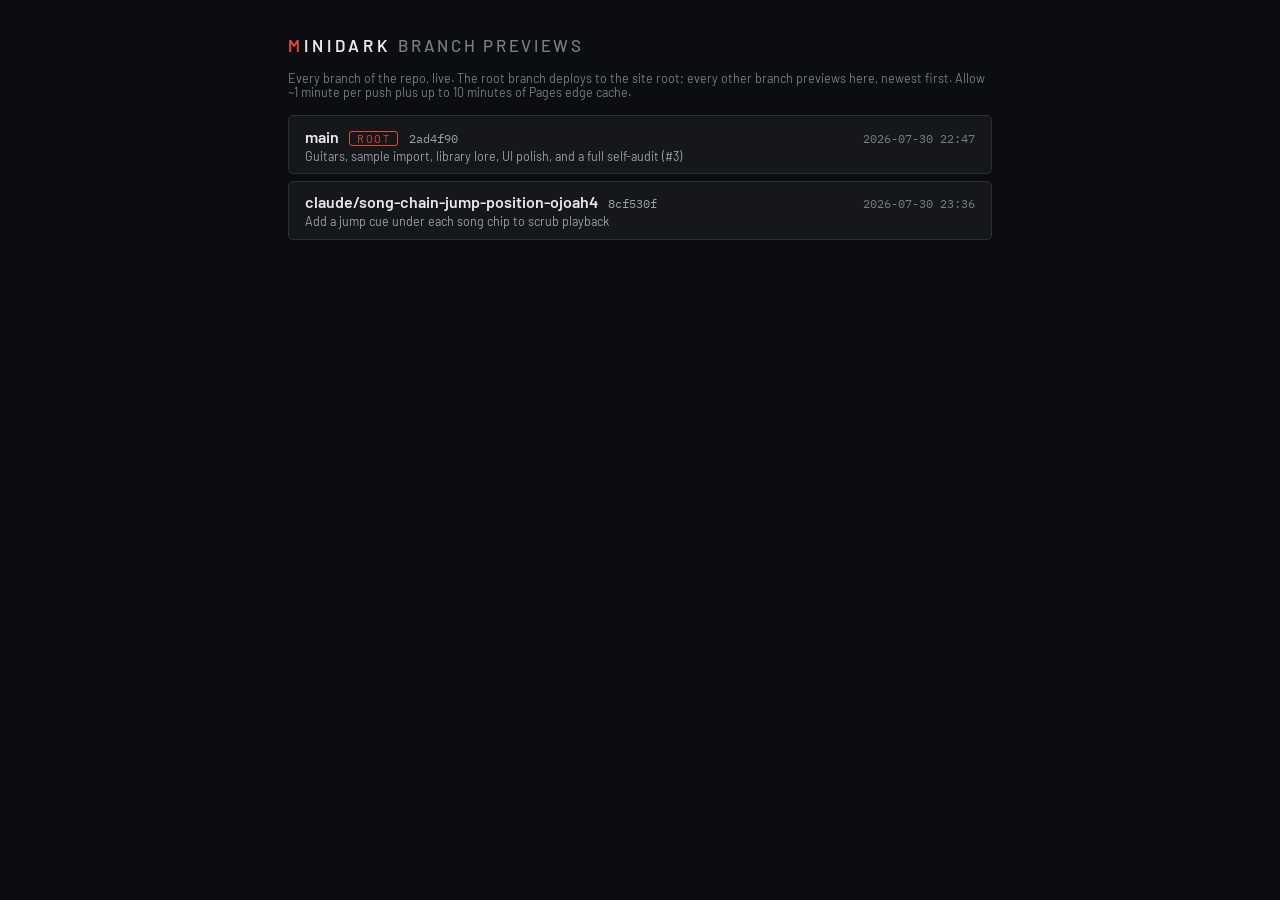
<file: previews/index.html>
<!DOCTYPE html>
<html lang="en">
<head>
<meta charset="utf-8">
<meta name="viewport" content="width=device-width, initial-scale=1">
<meta name="robots" content="noindex">
<title>MINIDARK · branch previews</title>
<link rel="icon" href="data:image/svg+xml,%3Csvg xmlns='http://www.w3.org/2000/svg' viewBox='0 0 16 16'%3E%3Crect width='16' height='16' fill='%230c0d10'/%3E%3Ccircle cx='8' cy='8' r='4' fill='none' stroke='%23e0483c' stroke-width='2'/%3E%3Cline x1='8' y1='8' x2='11' y2='5' stroke='%23e6e8ec' stroke-width='1.5'/%3E%3C/svg%3E">
<link rel="stylesheet" href="../css/theme.css?v=2ad4f9015f6b">
<style>
* { box-sizing: border-box; margin: 0; padding: 0; }
body {
  background: var(--c-bg0, #0c0d10);
  color: var(--c-ink0, #e6e8ec);
  font-family: var(--font-ui, "Barlow", "Helvetica Neue", Helvetica, "Segoe UI", system-ui, Arial, sans-serif);
  min-height: 100vh;
}
main {
  max-width: 46rem; margin: 0 auto;
  padding: var(--sp-6, 2.2rem) var(--sp-4, 1rem);
  display: flex; flex-direction: column; gap: var(--sp-4, 1rem);
}
h1 {
  font-size: var(--fs-l, 1.05rem); font-weight: 600;
  letter-spacing: 0.24em; text-transform: uppercase;
}
/* inline-block: ::first-letter only takes effect on block-like boxes */
h1 .logo { display: inline-block; }
h1 .logo::first-letter { color: var(--c-accent, #e0483c); }
h1 .sub { color: var(--c-ink2, #767c88); font-weight: 500; letter-spacing: var(--track-caps, 0.16em); }
.note { color: var(--c-ink2, #767c88); font-size: var(--fs-s, 0.78rem); }
ul { list-style: none; display: flex; flex-direction: column; gap: var(--sp-2, 0.4rem); }
.br {
  display: flex; flex-wrap: wrap; align-items: baseline;
  gap: var(--sp-1, 0.2rem) var(--sp-3, 0.65rem);
  background: var(--c-bg1, #16171b);
  border: var(--bw, 1px) solid var(--c-line, #2b2e35);
  border-radius: var(--r-m, 5px);
  padding: var(--sp-3, 0.65rem) var(--sp-4, 1rem);
  color: inherit; text-decoration: none;
  transition: border-color 150ms ease, background 150ms ease;
}
.br:hover { border-color: var(--c-accent2, #45a7e6); background: var(--c-bg2, #1e2025); }
.name { font-weight: 600; overflow-wrap: anywhere; }
.badge {
  font-size: var(--fs-xs, 0.68rem); color: var(--c-accent, #e0483c);
  border: var(--bw, 1px) solid var(--c-accent, #e0483c);
  border-radius: var(--r-s, 3px); padding: 0 var(--sp-2, 0.4rem);
  text-transform: uppercase; letter-spacing: var(--track-caps, 0.16em);
}
code, .date {
  font-family: var(--font-mono, ui-monospace, "SF Mono", Menlo, Consolas, monospace);
  font-size: var(--fs-s, 0.78rem); color: var(--c-ink1, #9ba0aa);
}
.date { margin-left: auto; color: var(--c-ink2, #767c88); }
.subj { flex-basis: 100%; color: var(--c-ink1, #9ba0aa); font-size: var(--fs-s, 0.78rem); }
.empty { color: var(--c-ink2, #767c88); font-size: var(--fs-s, 0.78rem); padding: var(--sp-3, 0.65rem) 0; }
</style>
</head>
<body>
<main>
<h1><span class="logo">MINIDARK</span> <span class="sub">branch previews</span></h1>
<p class="note">Every branch of the repo, live. The root branch deploys to the site root; every other branch previews here, newest first. Allow ~1 minute per push plus up to 10 minutes of Pages edge cache.</p>
<ul>
<li><a class="br" href="../"><span class="name">main</span><span class="badge">root</span><code>2ad4f90</code><span class="date">2026-07-30 22:47</span><span class="subj">Guitars, sample import, library lore, UI polish, and a full self-audit (#3)</span></a></li>
<li><a class="br" href="./claude--song-chain-jump-position-ojoah4/"><span class="name">claude/song-chain-jump-position-ojoah4</span><code>8cf530f</code><span class="date">2026-07-30 23:36</span><span class="subj">Add a jump cue under each song chip to scrub playback</span></a></li>
</ul>
</main>
</body>
</html>
</file>
<file: css/theme.css>
/* ============================================================================
   ███ THEME ███  DESIGN TOKENS — the ONLY place where colors, fonts, spacing,
   radii, shadows and component visual parameters are defined. Components
   (css/app.css, js/ui/*) reference these tokens exclusively.
   ----------------------------------------------------------------------------
   DESIGN PASS PLAN  ·  "IRON, machined" — flat instrument hardware
   ----------------------------------------------------------------------------
   Named values (the anchor palette):
     #0c0d10  soot         canvas    — flat near-black, cool-neutral
     #16171b  iron         panels    — flat modules split by dark seams
     #e6e8ec  bone          text      — desaturated near-white, AA everywhere
     #e0483c  ember         primary   — active states as thin OUTLINES, not fills
     #45a7e6  signal-blue   secondary — value arcs, selection, focus
     #e6b345  amber         warning   — sparse, never decorative

   Look decision: physical but not skeuomorphic. No gradients, no glows, no
   glass. Depth comes from exactly two devices: dark seams between flat panels,
   and thin luminous value arcs on matte knob faces. Active toggles render as
   ember OUTLINED chips (border + text, transparent fill), the signature move
   of flat pro instrument UIs. Everything else is tone-on-tone charcoal.

   Type roles: Barlow (self-hosted, DIN-flavored industrial sans) for all UI;
   IBM Plex Mono (self-hosted) with tabular figures for every numeric readout.
   Files in /fonts with OFL licenses; system stacks remain as fallback.

   Layout concept: one machined slab: flat charcoal modules, tiny tracking-
   spaced caps section labels, controls sitting directly on the panel with no
   card chrome. Dense, quiet, generous hit targets.

   Signature element (kept from v2): the master VU cluster on FX/MASTER,
   read-only with real ballistics (js/ui/meter.js).
   ========================================================================== */

@font-face {
  font-family: "Barlow";
  src: url("../fonts/Barlow-Regular.ttf") format("truetype");
  font-weight: 400; font-style: normal; font-display: swap;
}
@font-face {
  font-family: "Barlow";
  src: url("../fonts/Barlow-Medium.ttf") format("truetype");
  font-weight: 500; font-style: normal; font-display: swap;
}
@font-face {
  font-family: "Barlow";
  src: url("../fonts/Barlow-SemiBold.ttf") format("truetype");
  font-weight: 600; font-style: normal; font-display: swap;
}
@font-face {
  font-family: "IBM Plex Mono";
  src: url("../fonts/IBMPlexMono-Regular.ttf") format("truetype");
  font-weight: 400; font-style: normal; font-display: swap;
}
@font-face {
  font-family: "IBM Plex Mono";
  src: url("../fonts/IBMPlexMono-Medium.ttf") format("truetype");
  font-weight: 500; font-style: normal; font-display: swap;
}

:root {
  /* 1 ── Palette (flat machined charcoal; accents are thin, never washes) */
  --c-bg0: #0c0d10;          /* app background (soot)             */
  --c-bg1: #16171b;          /* panel background (iron)           */
  --c-bg2: #1e2025;          /* raised surface / cells            */
  --c-bg3: #282b32;          /* hover / active surface            */
  --c-line: #2b2e35;         /* borders, separators               */
  --c-edge: #6a6d75;         /* control edge: 3:1 vs control fill (WCAG 1.4.11) */
  --c-seam: #08090b;         /* dark seams between modules        */
  --c-ink0: #e6e8ec;         /* primary text                      */
  --c-ink1: #9ba0aa;         /* secondary text                    */
  --c-ink2: #767c88;         /* muted text / labels               */
  --c-accent: #e0483c;       /* primary accent (play, active steps, alerts) */
  --c-accent-soft: #6e2a24;  /* accent, dimmed                    */
  --c-accent2: #45a7e6;      /* secondary accent (arcs, selection, focus) */
  --c-accent2-soft: #234b63; /* secondary, dimmed                 */
  --c-ok: #4cb96a;           /* success / power LED               */
  --c-warn: #e6b345;         /* warnings / notices (amber)        */
  --c-white: #ffffff;        /* highlight base only               */
  --c-scrim: rgba(4, 5, 7, 0.78);  /* modal backdrop              */

  /* Hairlines + textures (kept: subtle by definition) */
  --c-glass2: #1a1c21;                   /* group fill            */
  --c-hair: rgba(255, 255, 255, 0.055);  /* hairline border       */
  --c-hair-strong: rgba(255, 255, 255, 0.12); /* lit hairline     */
  --c-grid-line: rgba(255, 255, 255, 0.03);   /* signal grid      */
  --blur: 12px;                          /* overlay blur only     */

  /* 2 ── Track identity hues (row LEDs, playhead tint, mixer strips) */
  --track-0: #e05545;  /* kick  */
  --track-1: #e08a45;  /* snare */
  --track-2: #d9c24a;  /* hat   */
  --track-3: #8fce55;  /* perc  */
  --track-4: #46c69b;  /* bass  */
  --track-5: var(--c-accent2);  /* lead: deliberately the signal blue */
  --track-6: #7d84e0;  /* pad   */
  --track-7: #c264d9;  /* arp   */

  /* 3 ── Typography (self-hosted; robust system fallbacks) */
  --font-ui: "Barlow", "Helvetica Neue", Helvetica, "Segoe UI", system-ui, Arial, sans-serif;
  --font-mono: "IBM Plex Mono", ui-monospace, "SF Mono", Menlo, Consolas, "Liberation Mono", monospace;
  --fs-xs: 0.68rem;
  --fs-s: 0.78rem;
  --fs-m: 0.9rem;
  --fs-l: 1.05rem;
  --fs-xl: 1.4rem;
  --lh: 1.45;
  --track-caps: 0.16em;      /* letter-spacing for all-caps module labels */

  /* 4 ── Spacing scale */
  --sp-1: 0.2rem;
  --sp-2: 0.4rem;
  --sp-3: 0.65rem;
  --sp-4: 1rem;
  --sp-5: 1.5rem;
  --sp-6: 2.2rem;

  /* 5 ── Radii (tight: machined, not friendly-rounded) */
  --r-s: 3px;
  --r-m: 5px;
  --r-l: 8px;

  /* 6 ── Border width */
  --bw: 1px;

  /* 7 ── Shadows + motion (flat look: shadows are structural, not glowy) */
  --sh-1: 0 1px 2px rgba(0, 0, 0, 0.4);
  --sh-2: 0 20px 50px -16px rgba(0, 0, 0, 0.75);
  --sh-inset: inset 0 1px 0 rgba(255, 255, 255, 0.04);
  --sh-inset-strong: inset 0 1px 0 rgba(255, 255, 255, 0.08);
  --sh-glow-accent: 0 0 0 var(--bw) rgba(224, 72, 60, 0.28);
  --sh-glow-accent-strong: 0 0 0 var(--bw) rgba(224, 72, 60, 0.45);
  --sh-glow-cyan: 0 0 0 var(--bw) rgba(69, 167, 230, 0.3);
  --dur-1: 90ms;             /* micro (press/hover)   */
  --dur-2: 150ms;            /* standard transition   */
  --ease: cubic-bezier(0.22, 0.61, 0.36, 1);

  /* 8 ── Component metrics */
  /* Knob visuals (read by js/ui/knob.js from these tokens; no colors in JS).
     Flat matte face, thin luminous arc, thin pale pointer: no gradient. */
  --knob-size: 46px;         /* outer diameter                       */
  --knob-size-s: 34px;       /* small knob (mixer sends)             */
  --knob-track: #24262c;     /* arc background stroke                */
  --knob-fill: var(--c-accent2);  /* arc value stroke (signal blue)  */
  --knob-pointer: #c9cdd4;   /* pointer line                         */
  --knob-stroke-w: 3;        /* SVG stroke width (unitless, viewBox) */
  --knob-body: #23252b;      /* knob face (matte)                    */

  /* Sequencer grid */
  --cell-w: 2.1rem;
  --cell-h: 2.1rem;
  --cell-gap: 0.24rem;
  --cell-beat-gap: 0.6rem;   /* extra gap every 4 steps */
  --rowhead-w: 6.6rem;       /* row-head width; the col-LED offset derives from it */

  /* On-screen keyboard */
  --kb-white-w: 2.6rem;
  --kb-white-h: 6.2rem;
  --kb-black-w: 1.6rem;
  --kb-black-h: 3.8rem;

  /* Master VU meter (signature; js/ui/meter.js). Derived tokens reference
     their anchors so a retint follows automatically; --meter-lo's green
     matches --track-4 by coincidence, not by reference. */
  --meter-lo: #46c69b;       /* nominal level               */
  --meter-mid: var(--c-warn);     /* hot level (amber)      */
  --meter-hi: var(--c-accent);    /* peak / clip (ember)    */
  --meter-off: rgba(255, 255, 255, 0.05);  /* unlit segment */
  --meter-gr: var(--c-accent2);   /* gain-reduction fill    */
  --meter-w: 0.85rem;        /* meter column width          */
  --meter-h: 9rem;           /* meter column height         */

  /* Layout */
  --tp-h: 4.6rem;            /* transport control band height */
  --hd-h: 2.4rem;            /* module header band height (seq, song, keyboard) */
  --ctl-h: 4.6rem;           /* panel control-row band height */
  --panel-w: 30rem;          /* right-hand panel width at laptop size */
  --topbar-h: 3.4rem;
  --maxw: 100rem;
}

/* Single dark theme by design (dark-synth studio). */
</file>
